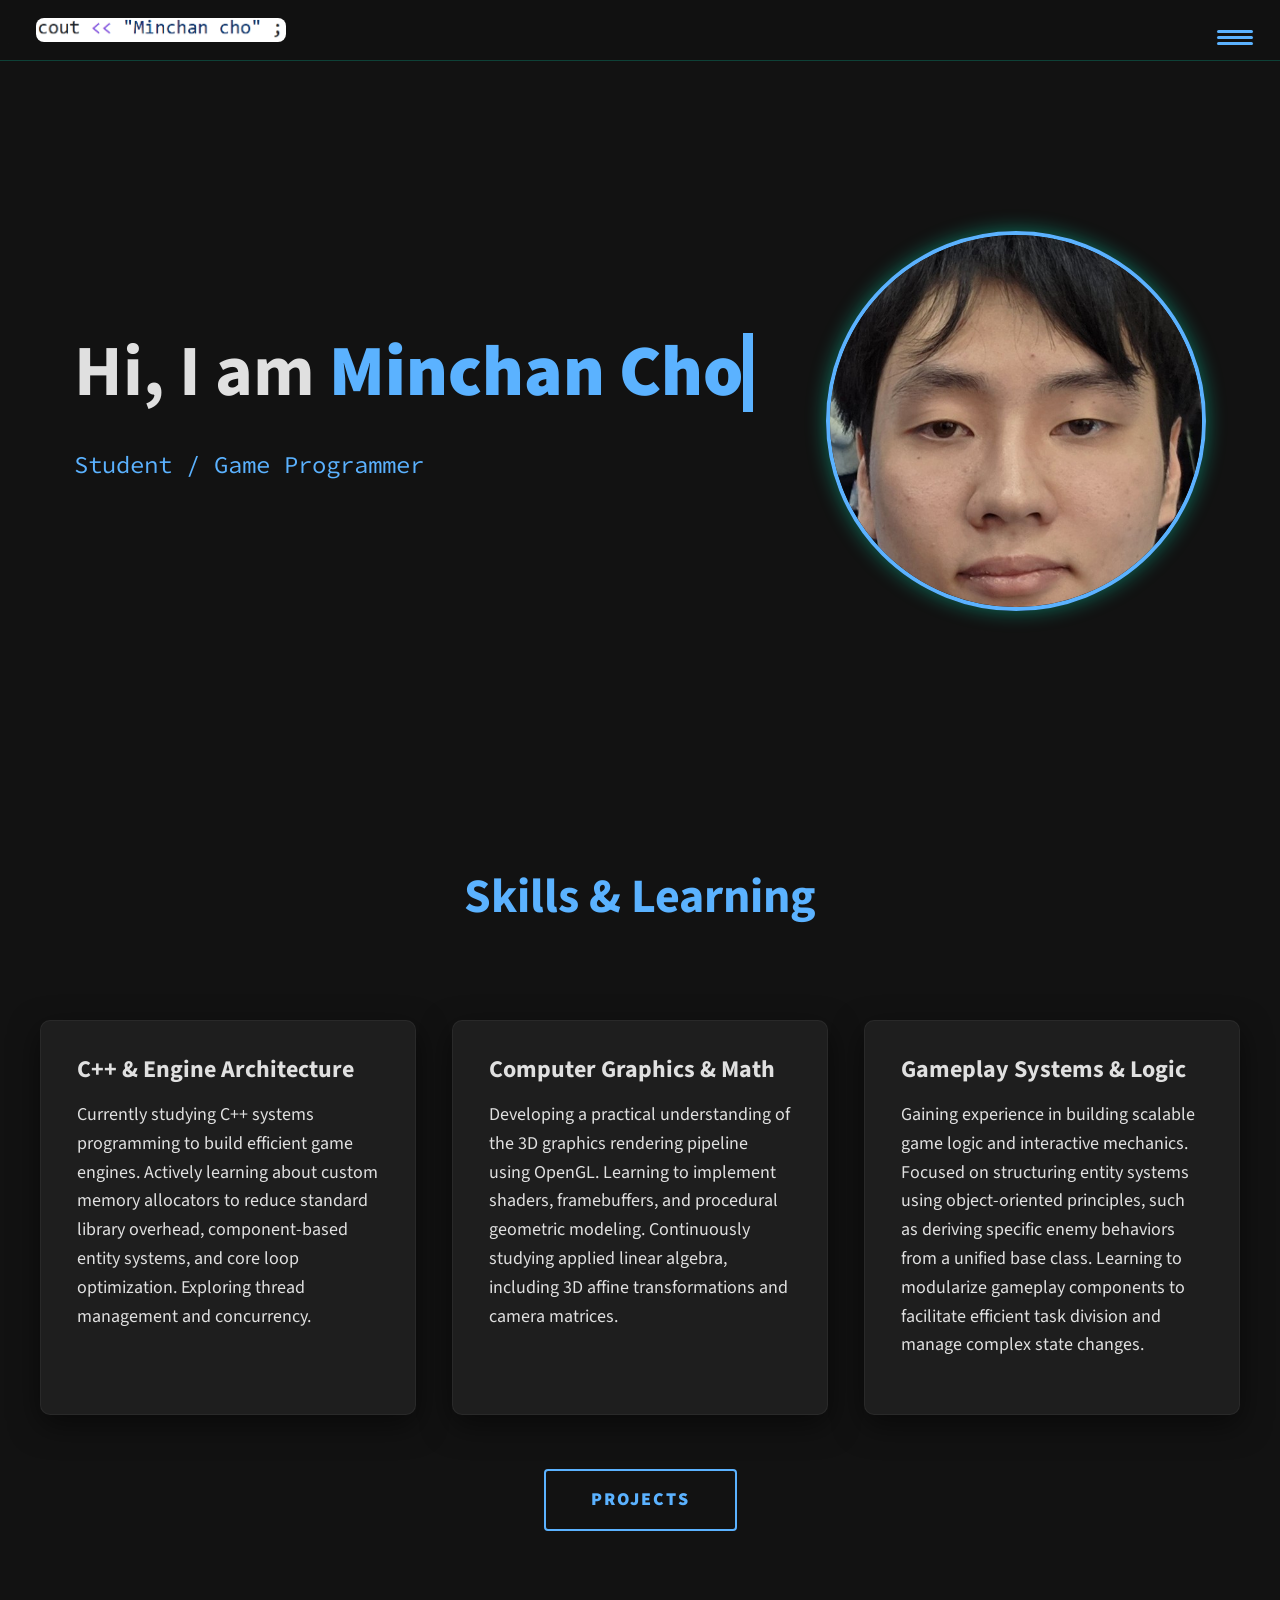
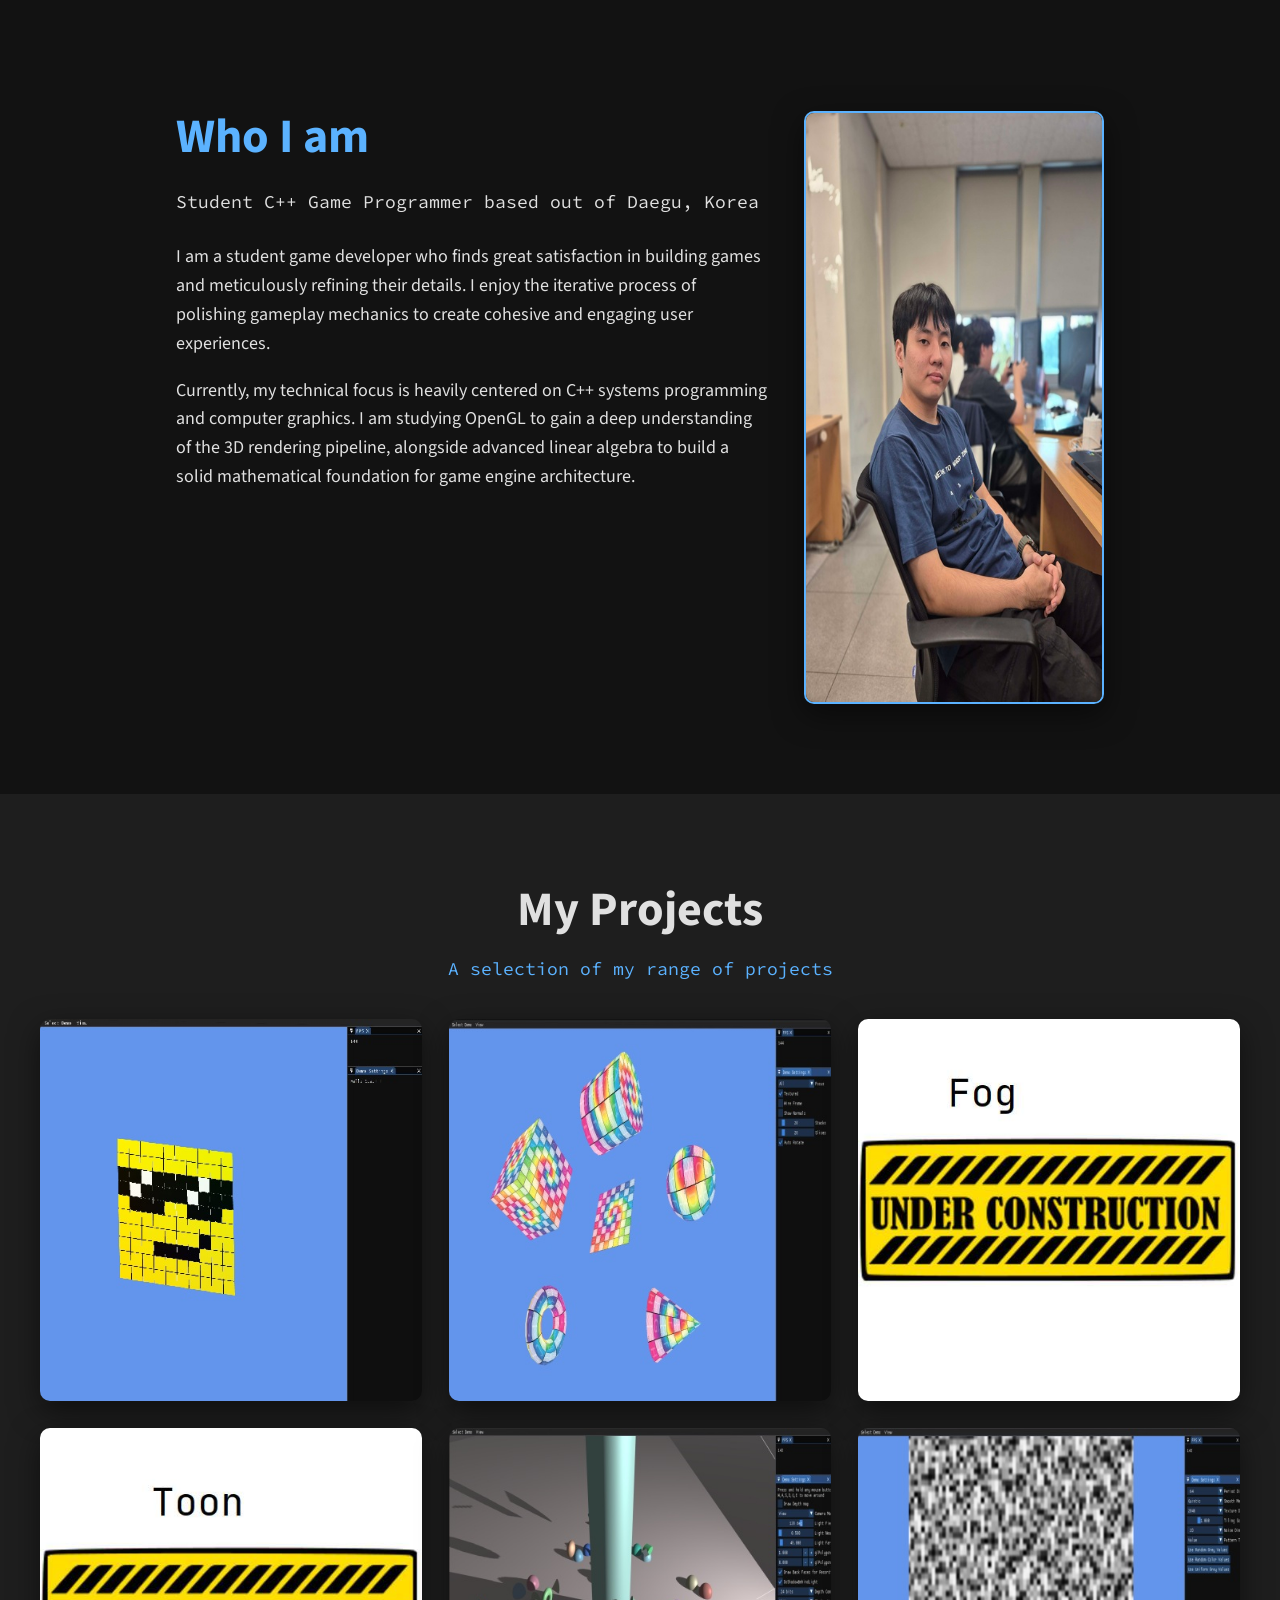
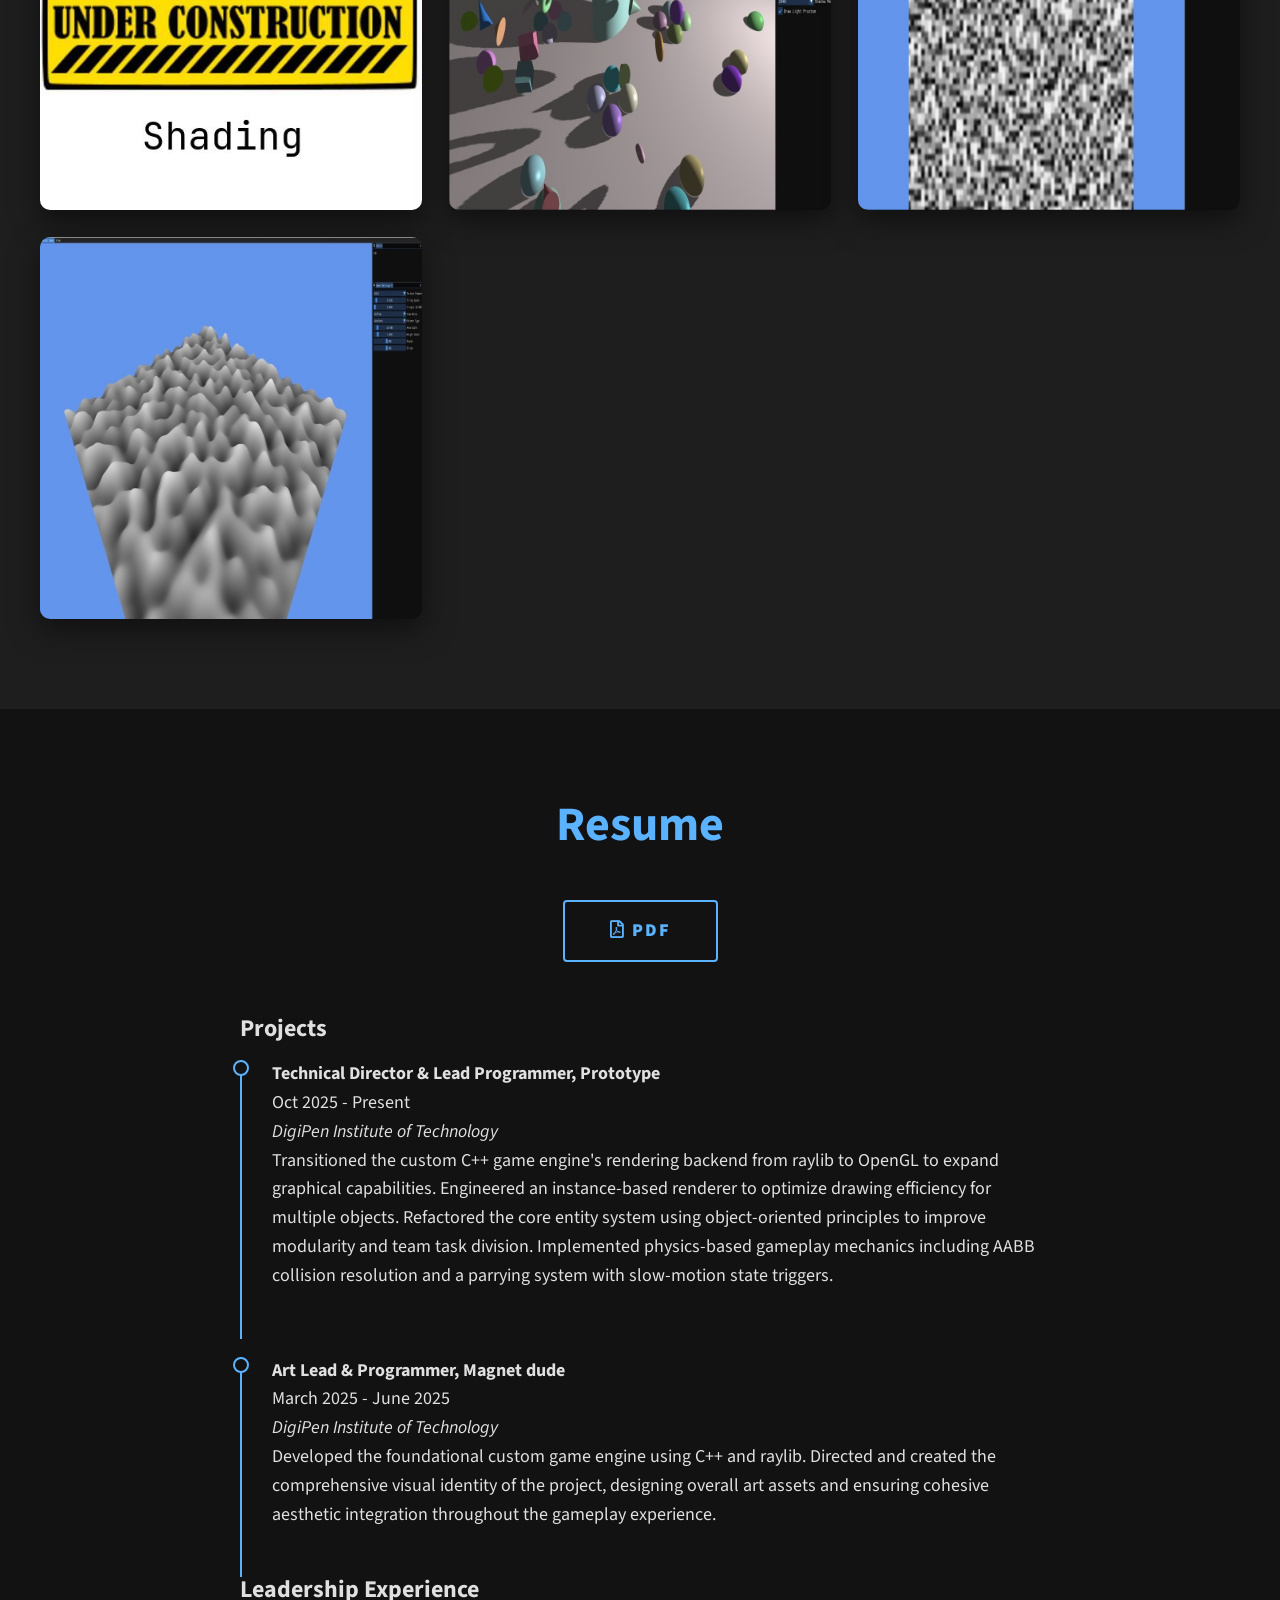
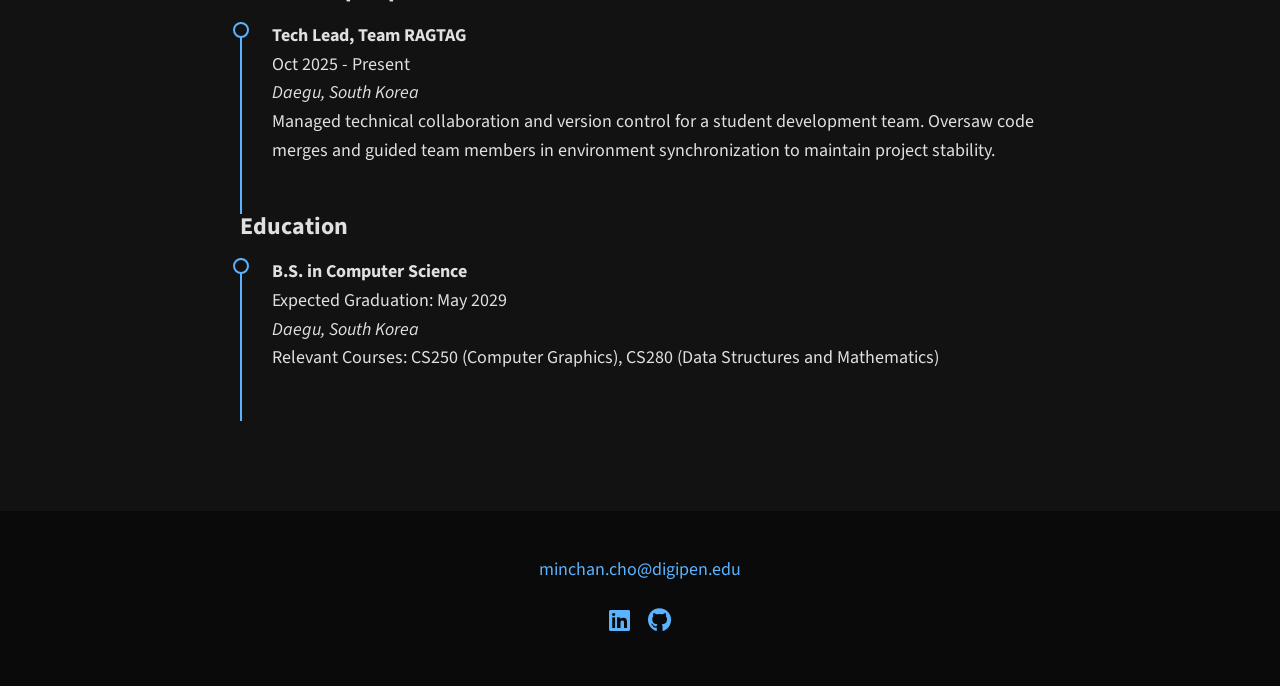
<file: index.html>
<!-- https://youtu.be/_xkSvufmjEs?si=mh-MXT2ZdUasYAYn&t=3416 -->
<!-- adobe.ly/2GAgF93 -->
<!-- https://scrimba.com/build-and-deploy-your-portfolio-c012 -->
<!DOCTYPE html>
<html lang="en">

<head>
    <meta charset="UTF-8">
    <link rel="icon" type="image/svg+xml" href="../img/face.jpg">

    <!-- Help auto scale for desktop & mobile -->
    <meta name="viewport" content="width=device-width, initial-scale=1.0" />
    <title>Minchan Cho Portfolio</title>

    <!-- Normalize the difference across browsers  https://necolas.github.io/normalize.css/ -->
    <link rel="stylesheet" href="external/normalize.css" />

    <link rel="stylesheet" href="https://cdnjs.cloudflare.com/ajax/libs/font-awesome/5.11.2/css/all.css"
        integrity="sha256-46qynGAkLSFpVbEBog43gvNhfrOj+BmwXdxFgVK/Kvc=" crossorigin="anonymous" />

    <!-- https://fonts.google.com/selection/embed -->
    <link rel="preconnect" href="https://fonts.googleapis.com" />
    <link rel="preconnect" href="https://fonts.gstatic.com" crossorigin />
    <link
        href="https://fonts.googleapis.com/css2?family=Source+Code+Pro:ital,wght@0,200..900;1,200..900&family=Source+Sans+3:ital,wght@0,200..900;1,200..900&display=swap"
        rel="stylesheet" />

    <link rel="stylesheet" href="css/style.css" />
</head>
<body>
    <header>
        <div class="logo">
            <!-- alt text can be blank since the logo is purely decorative and putting something like logo isn't actually helpful -->
            <img src="img/cout.jpg" alt="">
        </div>
        <button class="nav-toggle" aria-label="toggle navigation">
            <span class="hamburger"></span>
        </button>
        <nav class="nav">
            <ul class="nav__list">
                <li class="nav__item"><a href="#home" class="nav__link">Home</a></li>
                <li class="nav__item"><a href="#skills" class="nav__link">Skills</a></li>
                <li class="nav__item"><a href="#about" class="nav__link">About Me</a></li>
                <li class="nav__item"><a href="#projects" class="nav__link">Projects</a></li>
                <li class="nav__item"><a href="#resume" class="nav__link">Resume</a></li>
            </ul>
        </nav>
    </header>

    <!-- Introduction -->

    <section class="intro" id="home">
        <div class="intro-content">
            <h1 class="section__title section__title--intro typing-title">
                Hi, I am <strong>Minchan Cho</strong>
            </h1>
            <p class="section__subtitle section__subtitle--intro">Student / Game Programmer</p>
        </div>
        <img src="img/face.jpg" alt="Minchan Cho" class="intro__img" />
    </section>

    <!-- My Services -->
    <section class="my-services reveal" id="skills">
        <h2 class="section__title section__title--services">Skills & Learning</h2>
        <div class="services">
            <div class="service card">
                <h3>C++ & Engine Architecture</h3>
                <p>Currently studying C++ systems programming to build efficient game engines. Actively learning about custom memory allocators to reduce standard library overhead, component-based entity systems, and core loop optimization. Exploring thread management and concurrency.</p>
            </div>
            <div class="service card">
                <h3>Computer Graphics & Math</h3>
                <p>Developing a practical understanding of the 3D graphics rendering pipeline using OpenGL. Learning to implement shaders, framebuffers, and procedural geometric modeling. Continuously studying applied linear algebra, including 3D affine transformations and camera matrices.</p>
            </div>
            <div class="service card">
                <h3>Gameplay Systems & Logic</h3>
                <p>Gaining experience in building scalable game logic and interactive mechanics. Focused on structuring entity systems using object-oriented principles, such as deriving specific enemy behaviors from a unified base class. Learning to modularize gameplay components to facilitate efficient task division and manage complex state changes.</p>
            </div>
        </div>
        <a href="#projects" class="btn">Projects</a>
    </section>
    <!-- About Me -->
    <section class="about-me reveal" id="about">
        <div class="about-me__body">
            <h2 class="section__title section__title--about">Who I am</h2>
            <p class="section__subtitle section__subtitle--about">Student C++ Game Programmer based out of Daegu, Korea</p>
            <p>I am a student game developer who finds great satisfaction in building games and meticulously refining their details. I enjoy the iterative process of polishing gameplay mechanics to create cohesive and engaging user experiences.</p>
            <p>Currently, my technical focus is heavily centered on C++ systems programming and computer graphics. I am studying OpenGL to gain a deep understanding of the 3D rendering pipeline, alongside advanced linear algebra to build a solid mathematical foundation for game engine architecture.</p>
        </div>
        <img src="img/tall.jpg" alt="Minchan Cho" class="about-me__img" />
    </section>
    <!-- My Portfolio -->
    <section class="my-projects reveal" id="projects">
        <h2 class="section__title section__title--projects">My Projects</h2>
        <p class="section__subtitle section__subtitle--projects">A selection of my range of projects</p>
        <div class="portfolio">
            <a href="portfolio/01_hello.html" class="portfolio__item"><img src="img/portfolio_thumbnails/01_hello.jpg" alt="" class="portfolio__img" /></a>
            <a href="portfolio/02_meshes.html" class="portfolio__item"><img src="img/portfolio_thumbnails/02_meshes.jpg" alt="" class="portfolio__img" /></a>
            <a href="portfolio/03_fog.html" class="portfolio__item"><img src="img/portfolio_thumbnails/03_fog.jpg" alt="" class="portfolio__img" /></a>
            <a href="portfolio/04_toon.html" class="portfolio__item"><img src="img/portfolio_thumbnails/04_toon.jpg" alt="" class="portfolio__img" /></a>
            <a href="portfolio/05_shadow.html" class="portfolio__item"><img src="img/portfolio_thumbnails/05_shadow.jpg" alt="" class="portfolio__img" /></a>
            <a href="portfolio/06_value.html" class="portfolio__item"><img src="img/portfolio_thumbnails/06_value.jpg" alt="" class="portfolio__img" /></a>
            <a href="portfolio/07_gradient.html" class="portfolio__item"><img src="img/portfolio_thumbnails/07_gradient.jpg" alt="" class="portfolio__img" /></a>
        </div>
    </section>
    <!-- Resume Section -->
    <section class="my-resume reveal" id="resume">
        <h2 class="section__title section__title--resume">Resume</h2>
        <a target="_blank" href="docs/Resume.pdf" class="btn"><i class="far fa-file-pdf"></i> PDF</a>
        <div class="resume-section">
            <h3>Projects</h3>
            <div class="resume-item">
                <p>
                    <b>Technical Director & Lead Programmer, Prototype</b><br>
                    Oct 2025 - Present<br>
                    <em>DigiPen Institute of Technology</em><br>
                    Transitioned the custom C++ game engine's rendering backend from raylib to OpenGL to expand graphical capabilities. Engineered an instance-based renderer to optimize drawing efficiency for multiple objects. Refactored the core entity system using object-oriented principles to improve modularity and team task division. Implemented physics-based gameplay mechanics including AABB collision resolution and a parrying system with slow-motion state triggers.
                </p>
            </div>
            <div class="resume-item">
                <p>
                    <b>Art Lead & Programmer, Magnet dude</b><br>
                    March 2025 - June 2025<br>
                    <em>DigiPen Institute of Technology</em><br>
                    Developed the foundational custom game engine using C++ and raylib. Directed and created the comprehensive visual identity of the project, designing overall art assets and ensuring cohesive aesthetic integration throughout the gameplay experience.
                </p>
            </div>
            <h3>Leadership Experience</h3>
            <div class="resume-item">
                <p>
                    <b>Tech Lead, Team RAGTAG</b><br>
                    Oct 2025 - Present<br>
                    <em>Daegu, South Korea</em><br>
                    Managed technical collaboration and version control for a student development team. Oversaw code merges and guided team members in environment synchronization to maintain project stability.
                </p>
            </div>
            <h3>Education</h3>
            <div class="resume-item">
                <p>
                    <b>B.S. in Computer Science</b><br>
                    Expected Graduation: May 2029<br>
                    <em>Daegu, South Korea</em><br>
                    Relevant Courses: CS250 (Computer Graphics), CS280 (Data Structures and Mathematics)
                </p>
            </div>
        </div>
    </section>
    <footer class="footer">
        <a href="mailto:minchan.cho@digipen.edu" class="footer__link">minchan.cho@digipen.edu</a>
        <ul class="social-list">
            <li class="social-list__item"><a class="social-list__link" href="https://www.linkedin.com/in/minchan-cho-510542408/"><i class="fab fa-linkedin"></i></a></li>
            <li class="social-list__item"><a class="social-list__link" href="https://github.com/Melopi"><i class="fab fa-github"></i></a></li>
            </ul>
    </footer>

    <script src="js/index.js"></script>
</body>
</html>
</file>
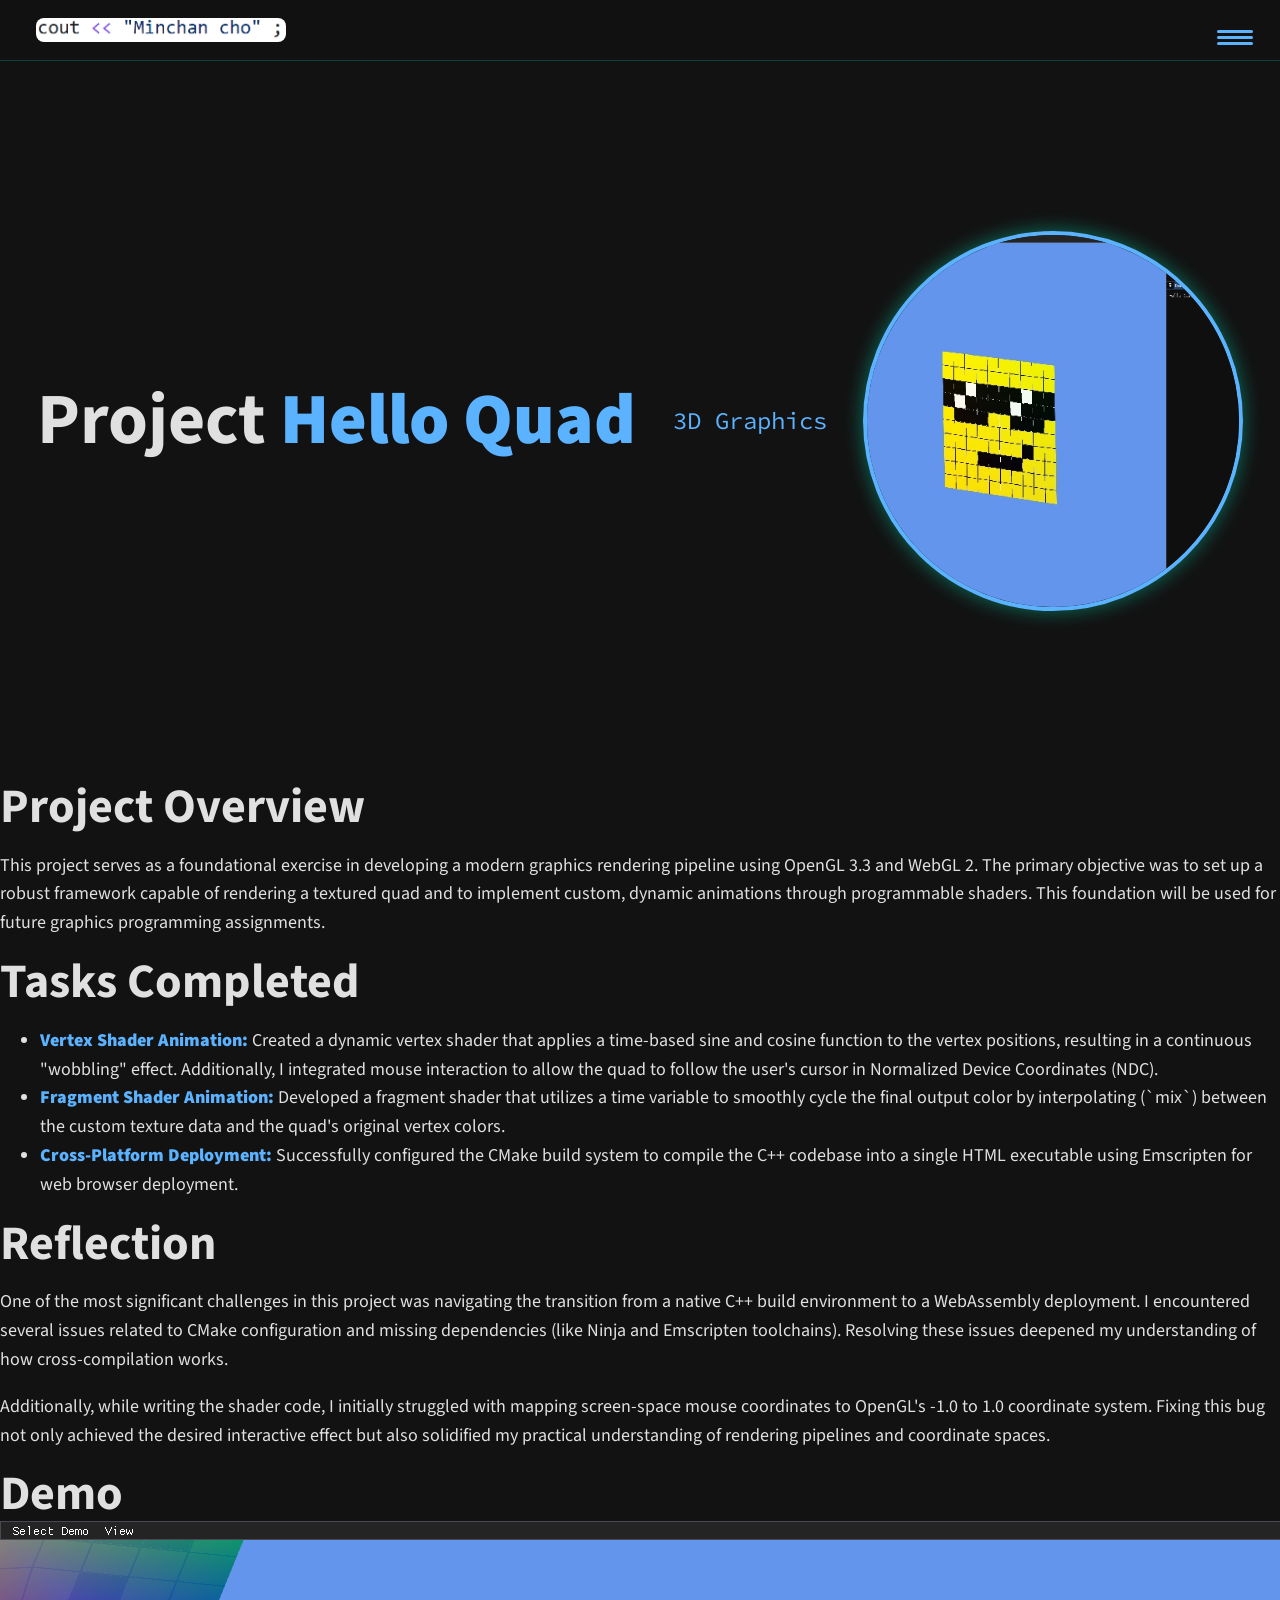
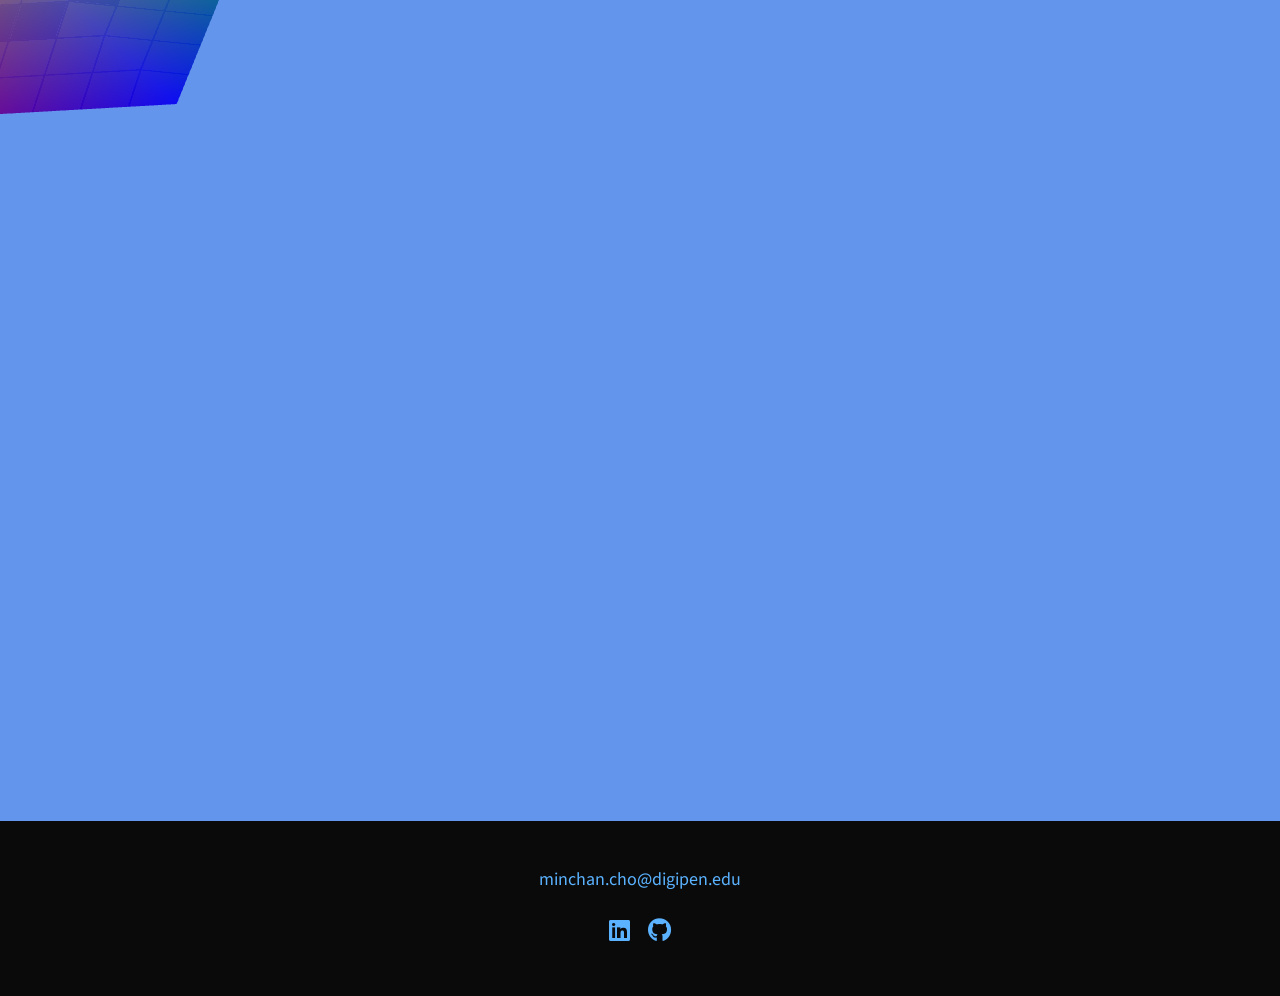
<file: portfolio/01_hello.html>
<!-- https://youtu.be/_xkSvufmjEs?si=mh-MXT2ZdUasYAYn&t=3416 -->
<!-- adobe.ly/2GAgF93 -->
<!-- https://scrimba.com/build-and-deploy-your-portfolio-c012 -->
<!DOCTYPE html>
<html lang="en">

<head>
    <meta charset="UTF-8">
    <link rel="icon" type="image/svg+xml" href="../img/face.jpg">

    <!-- Help auto scale for desktop & mobile -->
    <meta name="viewport" content="width=device-width, initial-scale=1.0">
    <title>Minchan Cho Portfolio - Hello Quad</title>

    <!-- Normalize the difference across browsers  https://necolas.github.io/normalize.css/ -->
    <link rel="stylesheet" href="../external/normalize.css">

    <link rel="stylesheet" href="https://cdnjs.cloudflare.com/ajax/libs/font-awesome/5.11.2/css/all.css"
        integrity="sha256-46qynGAkLSFpVbEBog43gvNhfrOj+BmwXdxFgVK/Kvc=" crossorigin="anonymous" />

    <!-- https://fonts.google.com/selection/embed -->
    <link rel="preconnect" href="https://fonts.googleapis.com">
    <link rel="preconnect" href="https://fonts.gstatic.com" crossorigin>
    <link
        href="https://fonts.googleapis.com/css2?family=Source+Code+Pro:ital,wght@0,200..900;1,200..900&family=Source+Sans+3:ital,wght@0,200..900;1,200..900&display=swap"
        rel="stylesheet">

    <link rel="stylesheet" href="../css/style.css">
</head>

<body>
    <header>
        <div class="logo">
            <!-- alt text can be blank since the logo is purely decorative and putting something like logo isn't actually helpful -->
            <img src="../img/cout.jpg" alt="">
        </div>
        <button class="nav-toggle" aria-label="toggle navigation">
            <span class="hamburger"></span>
        </button>
        <nav class="nav">
            <ul class="nav__list">
                <li class="nav__item">
                    <a href="../index.html" class="nav__link">Home</a>
                </li>
                <li class="nav__item">
                    <a href="../index.html#skills" class="nav__link">Skills</a>
                </li>
                <li class="nav__item">
                    <a href="../index.html#about" class="nav__link">About Me</a>
                </li>
                <li class="nav__item">
                    <a href="../index.html#projects" class="nav__link">Projects</a>
                </li>
                <li class="nav__item">
                    <a href="../index.html#resume" class="nav__link">Resume</a>
                </li>
            </ul>
        </nav>
    </header>

    <!-- Introduction -->
    <section class="intro">
        <h1 class="section__title section__title--intro">
            Project <strong>Hello Quad</strong>
        </h1>
        <p class="section__subtitle section__subtitle--intro">3D Graphics</p>
        <img src="../img/portfolio_thumbnails/01_hello.jpg" alt="a picture of this portfolio item" class="intro__img">
    </section>

    <div class="portfolio-item-individual">
        <h2>Project Overview</h2>
        <p>This project serves as a foundational exercise in developing a modern graphics rendering pipeline using OpenGL 3.3 and WebGL 2. The primary objective was to set up a robust framework capable of rendering a textured quad and to implement custom, dynamic animations through programmable shaders. This foundation will be used for future graphics programming assignments.</p>

        <h2>Tasks Completed</h2>
        <ul>
            <li><strong>Vertex Shader Animation:</strong> Created a dynamic vertex shader that applies a time-based sine and cosine function to the vertex positions, resulting in a continuous "wobbling" effect. Additionally, I integrated mouse interaction to allow the quad to follow the user's cursor in Normalized Device Coordinates (NDC).</li>
            <li><strong>Fragment Shader Animation:</strong> Developed a fragment shader that utilizes a time variable to smoothly cycle the final output color by interpolating (`mix`) between the custom texture data and the quad's original vertex colors.</li>
            <li><strong>Cross-Platform Deployment:</strong> Successfully configured the CMake build system to compile the C++ codebase into a single HTML executable using Emscripten for web browser deployment.</li>
        </ul>

        <h2>Reflection</h2>
        <p>One of the most significant challenges in this project was navigating the transition from a native C++ build environment to a WebAssembly deployment. I encountered several issues related to CMake configuration and missing dependencies (like Ninja and Emscripten toolchains). Resolving these issues deepened my understanding of how cross-compilation works.</p>
        <p>Additionally, while writing the shader code, I initially struggled with mapping screen-space mouse coordinates to OpenGL's -1.0 to 1.0 coordinate system. Fixing this bug not only achieved the desired interactive effect but also solidified my practical understanding of rendering pipelines and coordinate spaces.</p>
    </div>

    <div class="portfolio-item-individual">
        <h2>Demo</h2>
        <iframe id="demo" src="../webgl/D01HelloQuad/graphics_fun.html" style="width: 1500px; height: 900px; border: none; display: block; margin: 0 auto;"></iframe>
    </div>


    <!-- Footer -->
    <footer class="footer">
        <a href="mailto:minchan.cho@digipen.edu" class="footer__link">minchan.cho@digipen.edu</a>
        <ul class="social-list">
            <li class="social-list__item">
                <a class="social-list__link" href="https://www.linkedin.com/in/minchan-cho-510542408/">
                    <i class="fab fa-linkedin"></i>
                </a>
            </li>
            <li class="social-list__item">
                <a class="social-list__link" href="https://github.com/Melopi">
                    <i class="fab fa-github"></i>
                </a>
            </li>
            <!-- Want to list more? search : https://fontawesome.com/v5/search?ic=brands -->
        </ul>
    </footer>

    <script src="../js/index.js"></script>

</body>

</html>
</file>
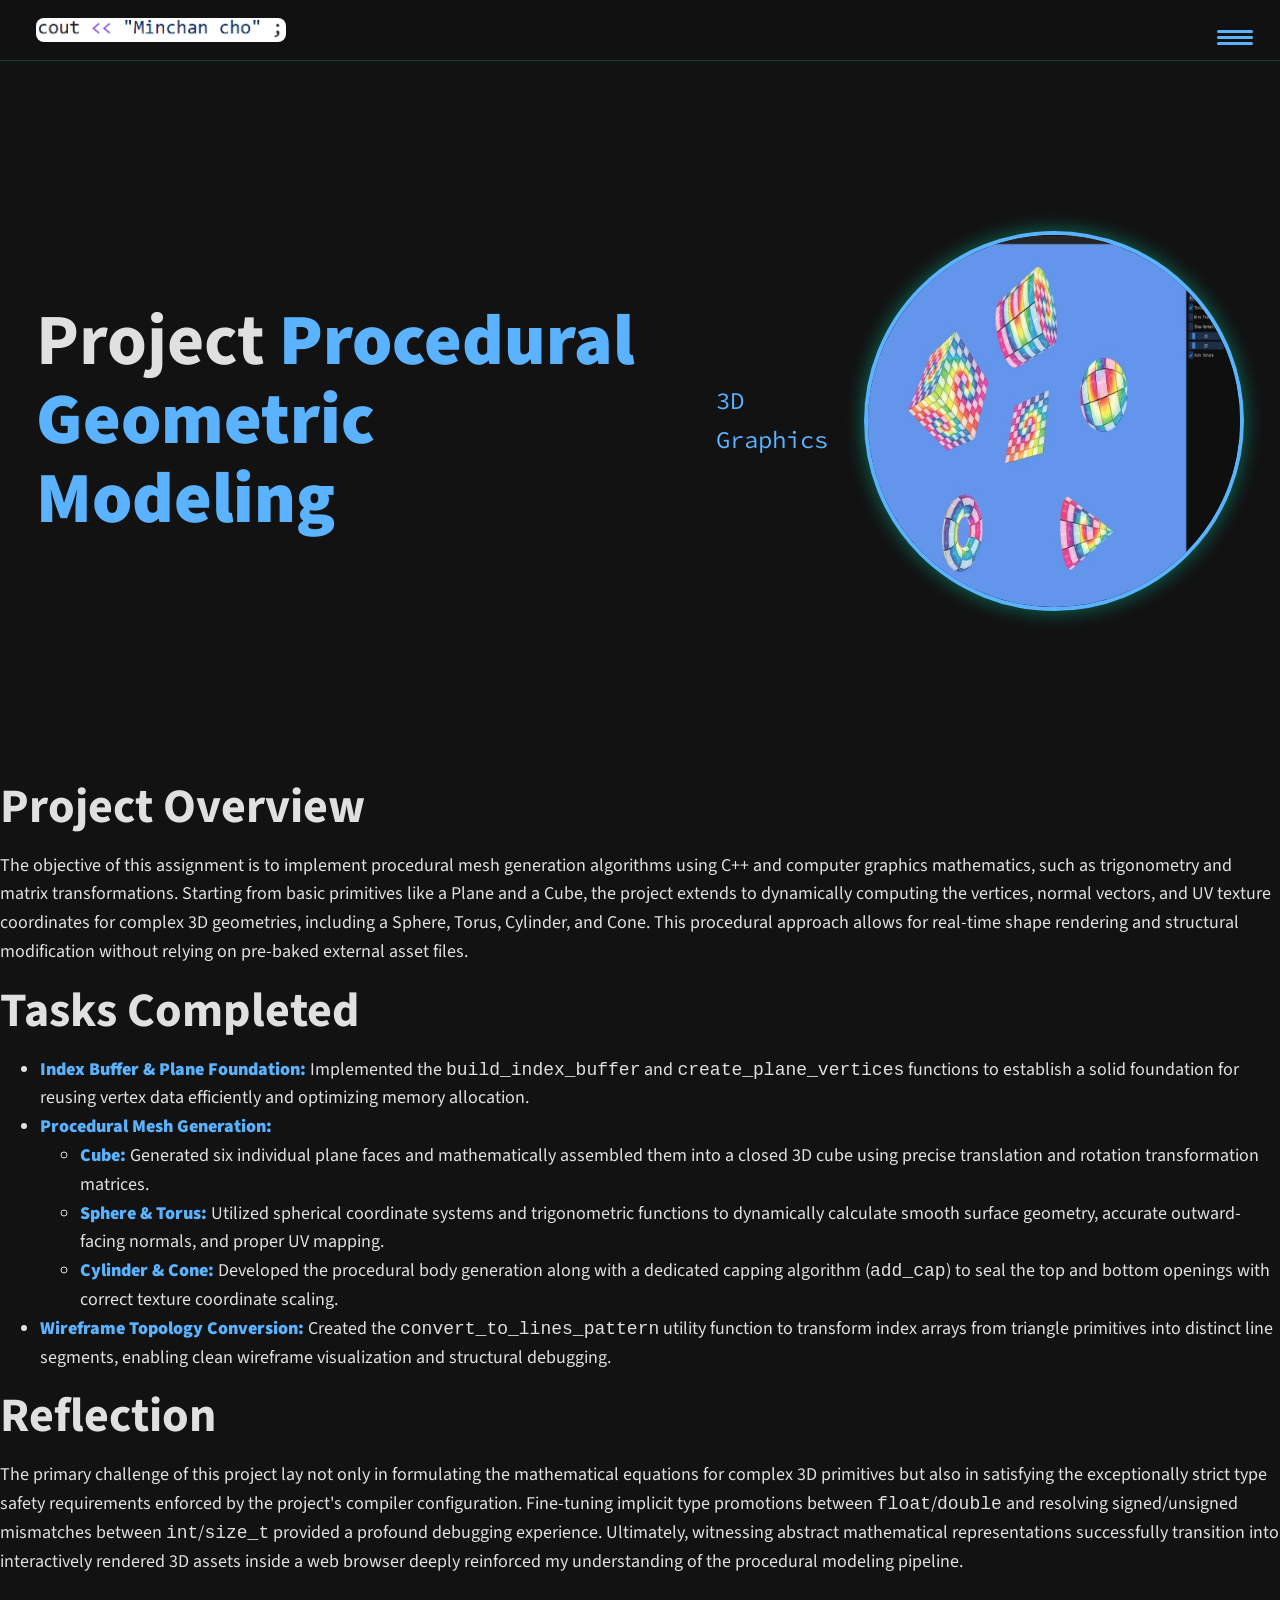
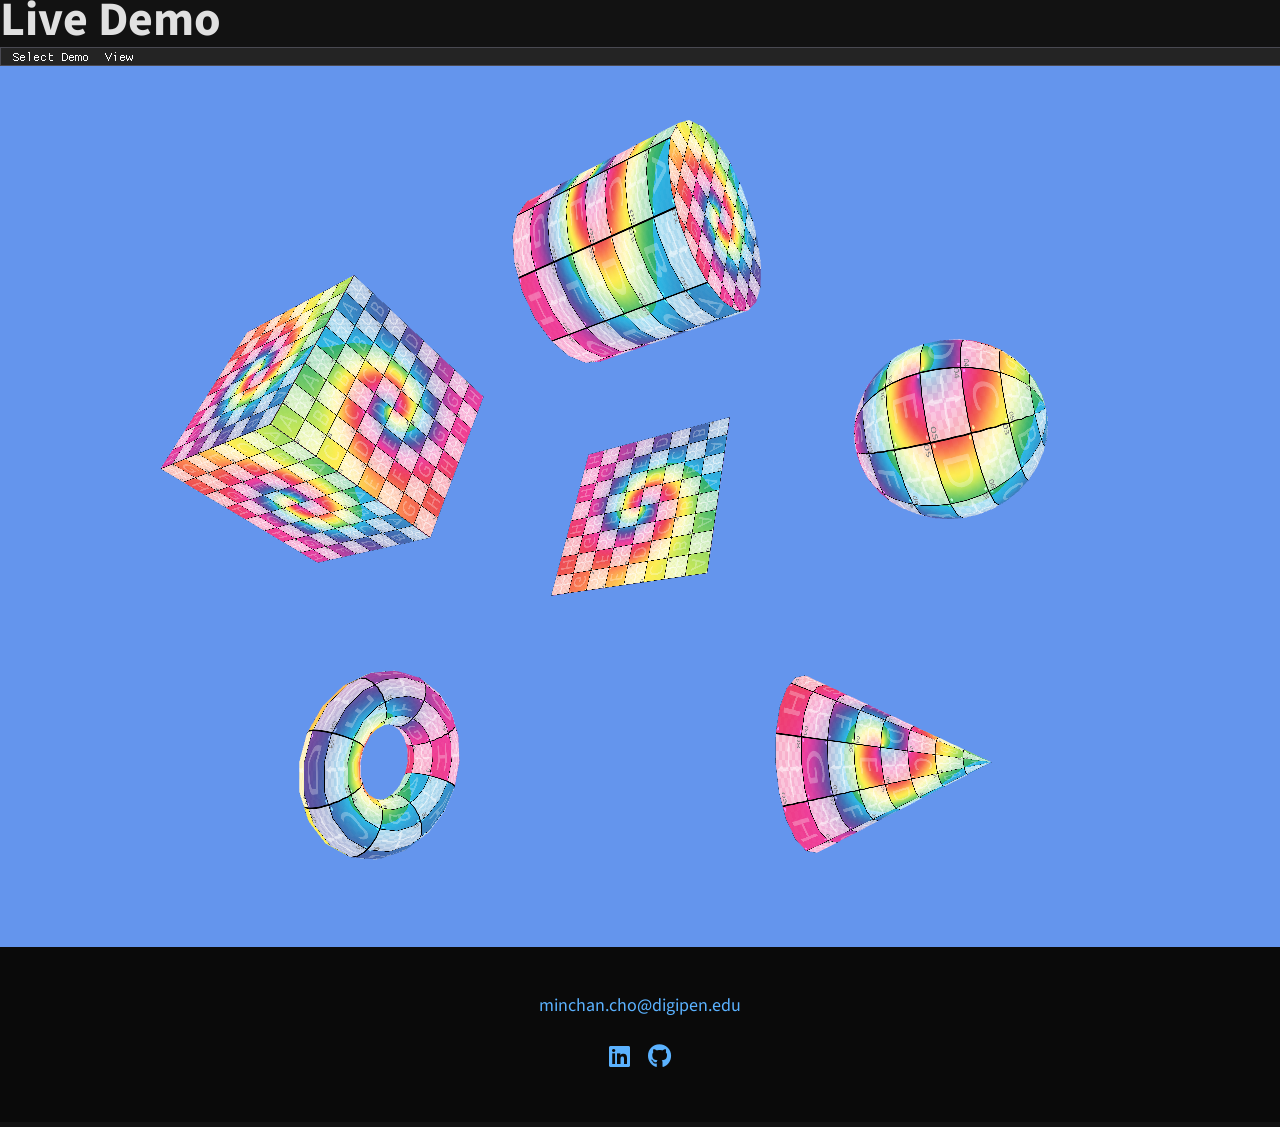
<file: portfolio/02_meshes.html>
<!-- https://youtu.be/_xkSvufmjEs?si=mh-MXT2ZdUasYAYn&t=3416 -->
<!-- adobe.ly/2GAgF93 -->
<!-- https://scrimba.com/build-and-deploy-your-portfolio-c012 -->
<!DOCTYPE html>
<html lang="en">

<head>
    <meta charset="UTF-8">
    <link rel="icon" type="image/svg+xml" href="../img/face.jpg">

    <!-- Help auto scale for desktop & mobile -->
    <meta name="viewport" content="width=device-width, initial-scale=1.0">

    <title>Minchan Cho Portfolio - Procedural Geometric Modeling</title>

    <!-- Normalize the difference across browsers  https://necolas.github.io/normalize.css/ -->
    <link rel="stylesheet" href="../external/normalize.css">

    <link rel="stylesheet" href="https://cdnjs.cloudflare.com/ajax/libs/font-awesome/5.11.2/css/all.css"
        integrity="sha256-46qynGAkLSFpVbEBog43gvNhfrOj+BmwXdxFgVK/Kvc=" crossorigin="anonymous" />

    <!-- https://fonts.google.com/selection/embed -->
    <link rel="preconnect" href="https://fonts.googleapis.com">
    <link rel="preconnect" href="https://fonts.gstatic.com" crossorigin>
    <link
        href="https://fonts.googleapis.com/css2?family=Source+Code+Pro:ital,wght@0,200..900;1,200..900&family=Source+Sans+3:ital,wght@0,200..900;1,200..900&display=swap"
        rel="stylesheet">

    <link rel="stylesheet" href="../css/style.css">
</head>

<body>
    <header>
        <div class="logo">
            <!-- alt text can be blank since the logo is purely decorative and putting something like logo isn't actually helpful -->
            <img src="../img/cout.jpg" alt="">
        </div>
        <button class="nav-toggle" aria-label="toggle navigation">
            <span class="hamburger"></span>
        </button>
        <nav class="nav">
            <ul class="nav__list">
                <li class="nav__item">
                    <a href="../index.html" class="nav__link">Home</a>
                </li>
                <li class="nav__item">
                    <a href="../index.html#skills" class="nav__link">Skills</a>
                </li>
                <li class="nav__item">
                    <a href="../index.html#about" class="nav__link">About Me</a>
                </li>
                <li class="nav__item">
                    <a href="../index.html#projects" class="nav__link">Projects</a>
                </li>
                <li class="nav__item">
                    <a href="../index.html#resume" class="nav__link">Resume</a>
                </li>
            </ul>
        </nav>
    </header>

    <!-- Introduction -->
    <section class="intro">
        <h1 class="section__title section__title--intro">
            Project <strong>Procedural Geometric Modeling</strong>
        </h1>
        <p class="section__subtitle section__subtitle--intro">3D Graphics</p>
        <img src="../img/portfolio_thumbnails/02_meshes.jpg" alt="a picture of this portfolio item" class="intro__img">
    </section>

    <div class="portfolio-item-individual">
        <h2>Project Overview</h2>
        <p>
            The objective of this assignment is to implement procedural mesh generation algorithms using C++ and computer graphics mathematics, such as trigonometry and matrix transformations. Starting from basic primitives like a Plane and a Cube, the project extends to dynamically computing the vertices, normal vectors, and UV texture coordinates for complex 3D geometries, including a Sphere, Torus, Cylinder, and Cone. This procedural approach allows for real-time shape rendering and structural modification without relying on pre-baked external asset files.
        </p>

        <h2>Tasks Completed</h2>
        <ul>
            <li><strong>Index Buffer & Plane Foundation:</strong> Implemented the <code>build_index_buffer</code> and <code>create_plane_vertices</code> functions to establish a solid foundation for reusing vertex data efficiently and optimizing memory allocation.</li>
            <li><strong>Procedural Mesh Generation:</strong>
                <ul>
                    <li><strong>Cube:</strong> Generated six individual plane faces and mathematically assembled them into a closed 3D cube using precise translation and rotation transformation matrices.</li>
                    <li><strong>Sphere & Torus:</strong> Utilized spherical coordinate systems and trigonometric functions to dynamically calculate smooth surface geometry, accurate outward-facing normals, and proper UV mapping.</li>
                    <li><strong>Cylinder & Cone:</strong> Developed the procedural body generation along with a dedicated capping algorithm (<code>add_cap</code>) to seal the top and bottom openings with correct texture coordinate scaling.</li>
                </ul>
            </li>
            <li><strong>Wireframe Topology Conversion:</strong> Created the <code>convert_to_lines_pattern</code> utility function to transform index arrays from triangle primitives into distinct line segments, enabling clean wireframe visualization and structural debugging.</li>
        </ul>

        <h2>Reflection</h2>
        <p>
            The primary challenge of this project lay not only in formulating the mathematical equations for complex 3D primitives but also in satisfying the exceptionally strict type safety requirements enforced by the project's compiler configuration. Fine-tuning implicit type promotions between <code>float</code>/<code>double</code> and resolving signed/unsigned mismatches between <code>int</code>/<code>size_t</code> provided a profound debugging experience. Ultimately, witnessing abstract mathematical representations successfully transition into interactively rendered 3D assets inside a web browser deeply reinforced my understanding of the procedural modeling pipeline.
        </p>
    </div>

    <div class="portfolio-item-individual">
        <h2>Live Demo</h2>
        <iframe id="demo" src="../webgl/D02ProceduralMeshes/graphics_fun.html?start=meshes" style="width: 1500px; height: 900px; border: none; display: block; margin: 0 auto;"></iframe>
    </div>

    <!-- Footer -->
    <footer class="footer">
        <a href="mailto:minchan.cho@digipen.edu" class="footer__link">minchan.cho@digipen.edu</a>
        <ul class="social-list">
            <li class="social-list__item">
                <a class="social-list__link" href="https://www.linkedin.com/in/minchan-cho-510542408/">
                    <i class="fab fa-linkedin"></i>
                </a>
            </li>
            <li class="social-list__item">
                <a class="social-list__link" href="https://github.com/Melopi">
                    <i class="fab fa-github"></i>
                </a>
            </li>
            <!-- Want to list more? search : https://fontawesome.com/v5/search?ic=brands -->
        </ul>
    </footer>

    <script src="../js/index.js"></script>

</body>

</html>
</file>
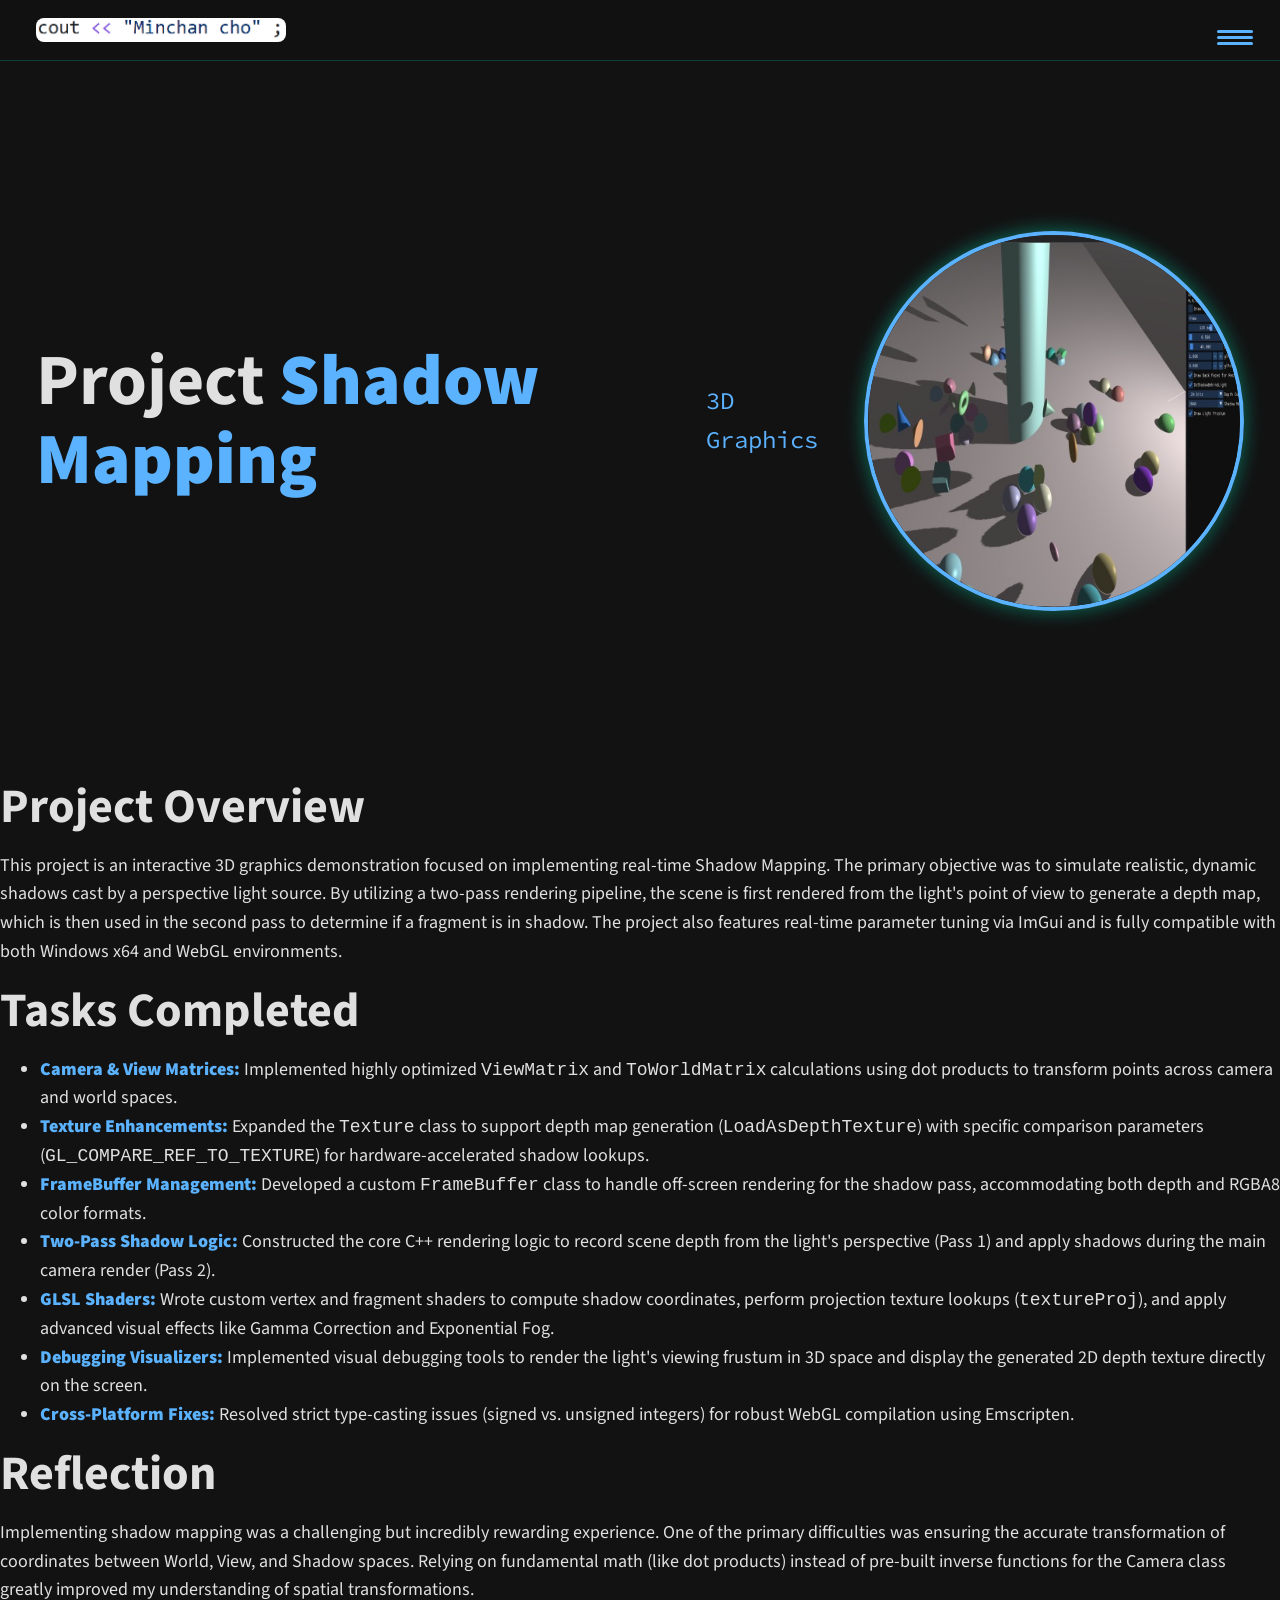
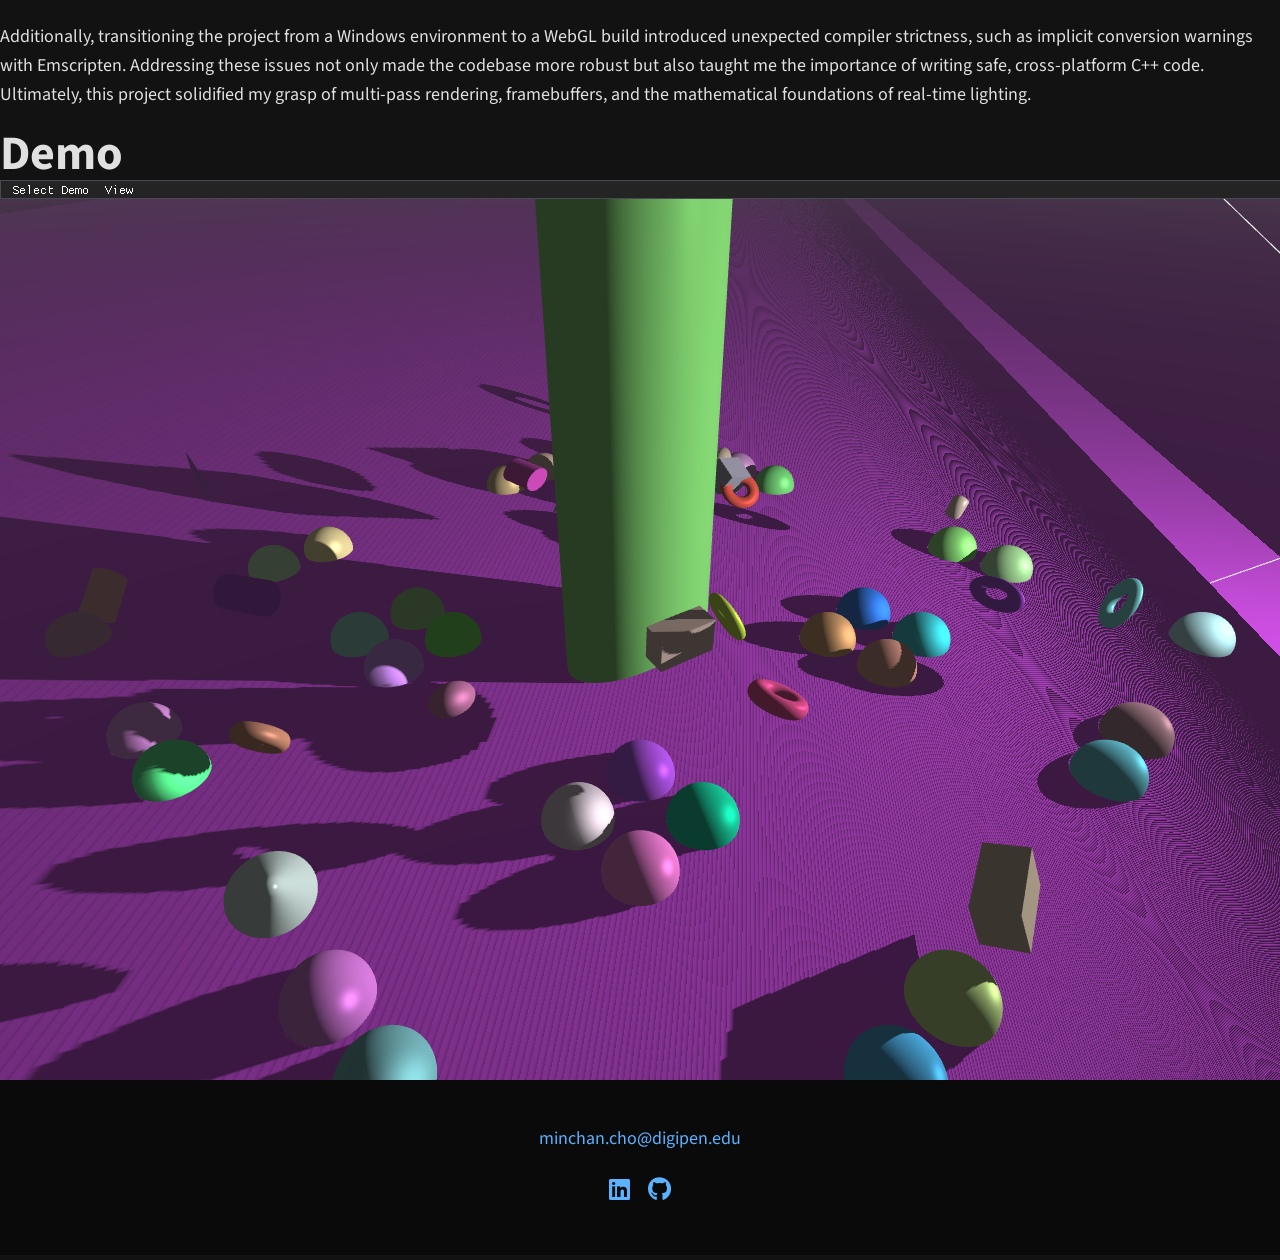
<file: portfolio/05_shadow.html>
<!-- https://youtu.be/_xkSvufmjEs?si=mh-MXT2ZdUasYAYn&t=3416 -->
<!-- adobe.ly/2GAgF93 -->
<!-- https://scrimba.com/build-and-deploy-your-portfolio-c012 -->
<!DOCTYPE html>
<html lang="en">

<head>
    <meta charset="UTF-8">
    <link rel="icon" type="image/svg+xml" href="../img/face.jpg">

    <!-- Help auto scale for desktop & mobile -->
    <meta name="viewport" content="width=device-width, initial-scale=1.0">
    <title>Minchan Cho Portfolio - Shadow MappingAssignment </title>

    <!-- Normalize the difference across browsers  https://necolas.github.io/normalize.css/ -->
    <link rel="stylesheet" href="../external/normalize.css">

    <link rel="stylesheet" href="https://cdnjs.cloudflare.com/ajax/libs/font-awesome/5.11.2/css/all.css"
        integrity="sha256-46qynGAkLSFpVbEBog43gvNhfrOj+BmwXdxFgVK/Kvc=" crossorigin="anonymous" />

    <!-- https://fonts.google.com/selection/embed -->
    <link rel="preconnect" href="https://fonts.googleapis.com">
    <link rel="preconnect" href="https://fonts.gstatic.com" crossorigin>
    <link
        href="https://fonts.googleapis.com/css2?family=Source+Code+Pro:ital,wght@0,200..900;1,200..900&family=Source+Sans+3:ital,wght@0,200..900;1,200..900&display=swap"
        rel="stylesheet">

    <link rel="stylesheet" href="../css/style.css">
</head>

<body>
    <header>
        <div class="logo">
            <!-- alt text can be blank since the logo is purely decorative and putting something like logo isn't actually helpful -->
            <img src="../img/cout.jpg" alt="">
        </div>
        <button class="nav-toggle" aria-label="toggle navigation">
            <span class="hamburger"></span>
        </button>
        <nav class="nav">
            <ul class="nav__list">
                <li class="nav__item">
                    <a href="../index.html" class="nav__link">Home</a>
                </li>
                <li class="nav__item">
                    <a href="../index.html#skills" class="nav__link">Skills</a>
                </li>
                <li class="nav__item">
                    <a href="../index.html#about" class="nav__link">About Me</a>
                </li>
                <li class="nav__item">
                    <a href="../index.html#projects" class="nav__link">Projects</a>
                </li>
                <li class="nav__item">
                    <a href="../index.html#resume" class="nav__link">Resume</a>
                </li>
            </ul>
        </nav>
    </header>

    <!-- Introduction -->
    <section class="intro">
        <h1 class="section__title section__title--intro">
            Project <strong>Shadow Mapping</strong>
        </h1>
        <p class="section__subtitle section__subtitle--intro">3D Graphics</p>
        <img src="../img/portfolio_thumbnails/05_shadow.jpg" alt="a picture of this portfolio item" class="intro__img">
    </section>

    <div class="portfolio-item-individual">
        <h2>Project Overview</h2>
        <p>This project is an interactive 3D graphics demonstration focused on implementing real-time Shadow Mapping. The primary objective was to simulate realistic, dynamic shadows cast by a perspective light source. By utilizing a two-pass rendering pipeline, the scene is first rendered from the light's point of view to generate a depth map, which is then used in the second pass to determine if a fragment is in shadow. The project also features real-time parameter tuning via ImGui and is fully compatible with both Windows x64 and WebGL environments.</p>

        <h2>Tasks Completed</h2>
        <ul>
            <li><strong>Camera & View Matrices:</strong> Implemented highly optimized <code>ViewMatrix</code> and <code>ToWorldMatrix</code> calculations using dot products to transform points across camera and world spaces.</li>
            <li><strong>Texture Enhancements:</strong> Expanded the <code>Texture</code> class to support depth map generation (<code>LoadAsDepthTexture</code>) with specific comparison parameters (<code>GL_COMPARE_REF_TO_TEXTURE</code>) for hardware-accelerated shadow lookups.</li>
            <li><strong>FrameBuffer Management:</strong> Developed a custom <code>FrameBuffer</code> class to handle off-screen rendering for the shadow pass, accommodating both depth and RGBA8 color formats.</li>
            <li><strong>Two-Pass Shadow Logic:</strong> Constructed the core C++ rendering logic to record scene depth from the light's perspective (Pass 1) and apply shadows during the main camera render (Pass 2).</li>
            <li><strong>GLSL Shaders:</strong> Wrote custom vertex and fragment shaders to compute shadow coordinates, perform projection texture lookups (<code>textureProj</code>), and apply advanced visual effects like Gamma Correction and Exponential Fog.</li>
            <li><strong>Debugging Visualizers:</strong> Implemented visual debugging tools to render the light's viewing frustum in 3D space and display the generated 2D depth texture directly on the screen.</li>
            <li><strong>Cross-Platform Fixes:</strong> Resolved strict type-casting issues (signed vs. unsigned integers) for robust WebGL compilation using Emscripten.</li>
        </ul>

        <h2>Reflection</h2>
        <p>Implementing shadow mapping was a challenging but incredibly rewarding experience. One of the primary difficulties was ensuring the accurate transformation of coordinates between World, View, and Shadow spaces. Relying on fundamental math (like dot products) instead of pre-built inverse functions for the Camera class greatly improved my understanding of spatial transformations.</p>
        
        <p>Additionally, transitioning the project from a Windows environment to a WebGL build introduced unexpected compiler strictness, such as implicit conversion warnings with Emscripten. Addressing these issues not only made the codebase more robust but also taught me the importance of writing safe, cross-platform C++ code. Ultimately, this project solidified my grasp of multi-pass rendering, framebuffers, and the mathematical foundations of real-time lighting.</p>
    </div>

    <div class="portfolio-item-individual">
        <h2>Demo</h2>
        <iframe id="demo" src="../webgl/D05ShadowMapping/graphics_fun.html?start=shadow" style="width: 1500px; height: 900px; border: none; display: block; margin: 0 auto;"></iframe>
    </div>

    <!-- Footer -->
    <footer class="footer">
        <a href="mailto:minchan.cho@digipen.edu" class="footer__link">minchan.cho@digipen.edu</a>
        <ul class="social-list">
            <li class="social-list__item">
                <a class="social-list__link" href="https://www.linkedin.com/in/minchan-cho-510542408/">
                    <i class="fab fa-linkedin"></i>
                </a>
            </li>
            <li class="social-list__item">
                <a class="social-list__link" href="https://github.com/Melopi">
                    <i class="fab fa-github"></i>
                </a>
            </li>
            <!-- Want to list more? search : https://fontawesome.com/v5/search?ic=brands -->
        </ul>
    </footer>

    <script src="../js/index.js"></script>

</body>

</html>
</file>
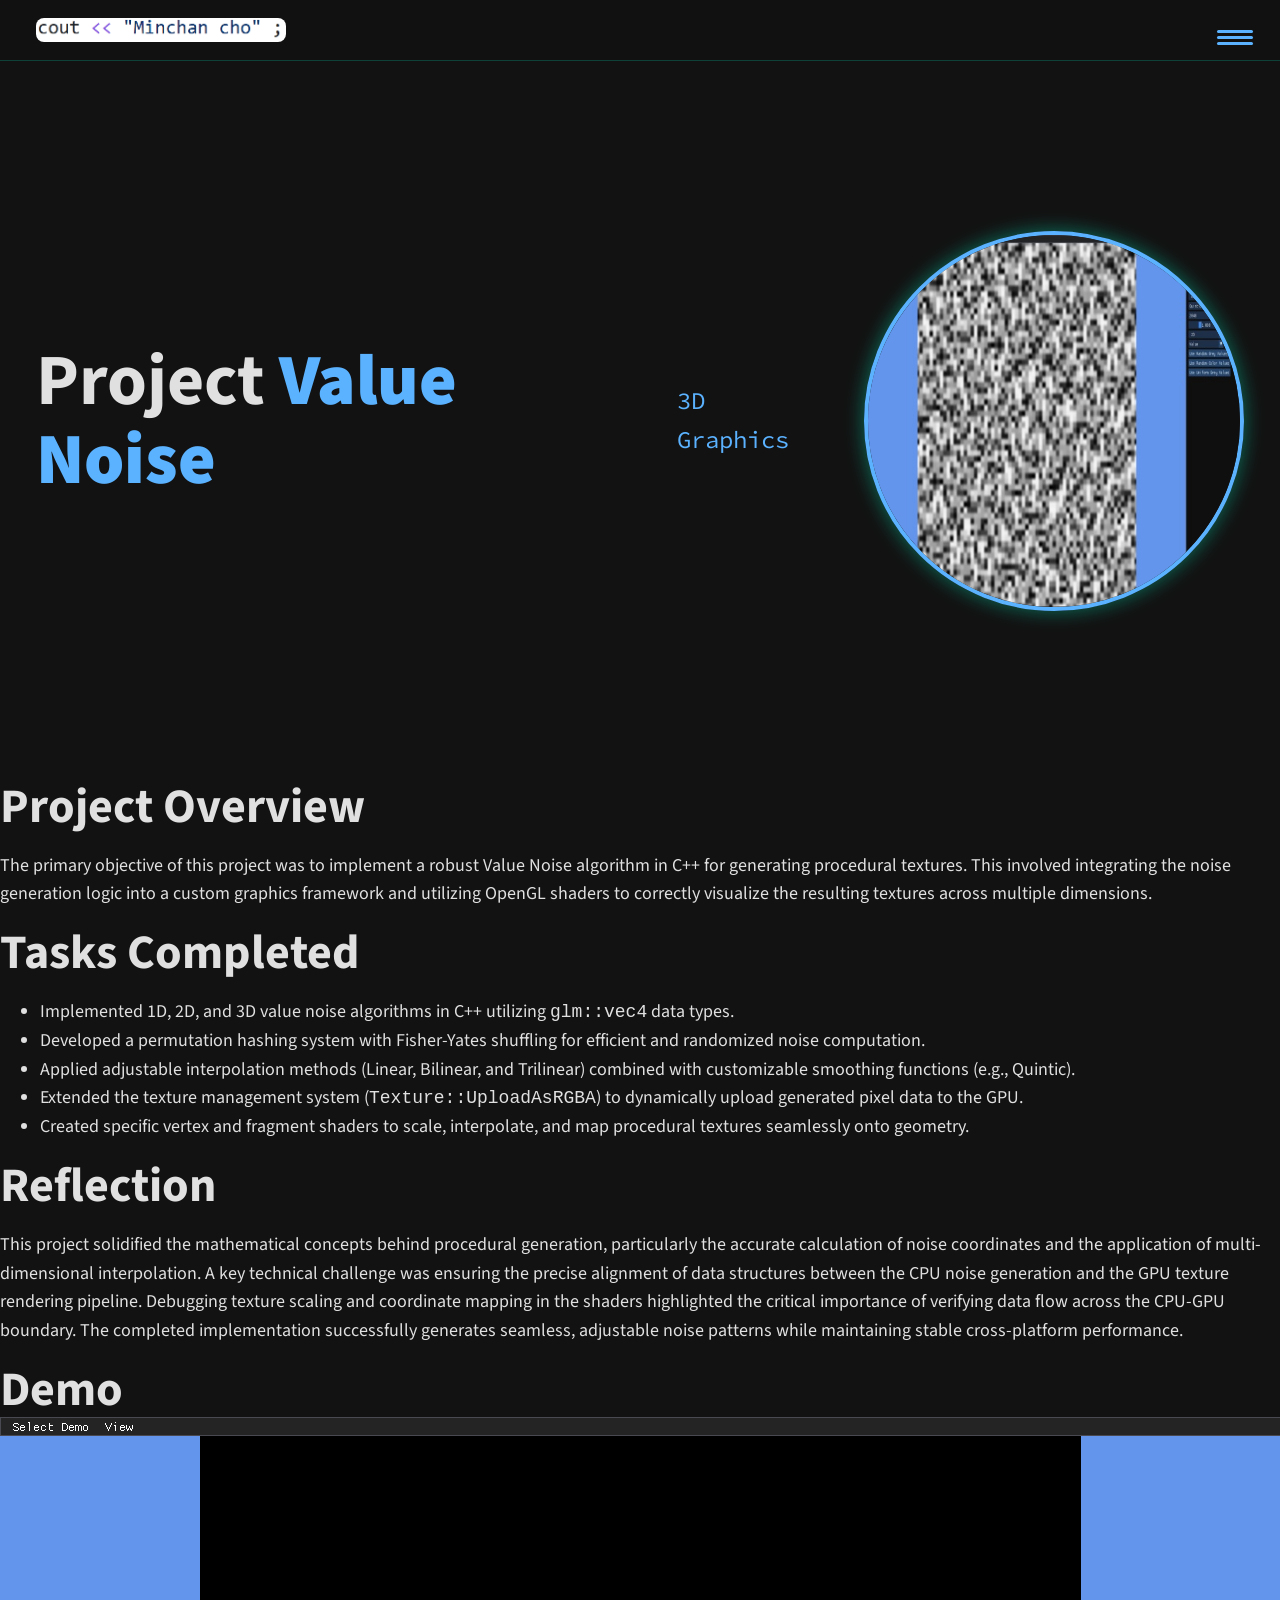
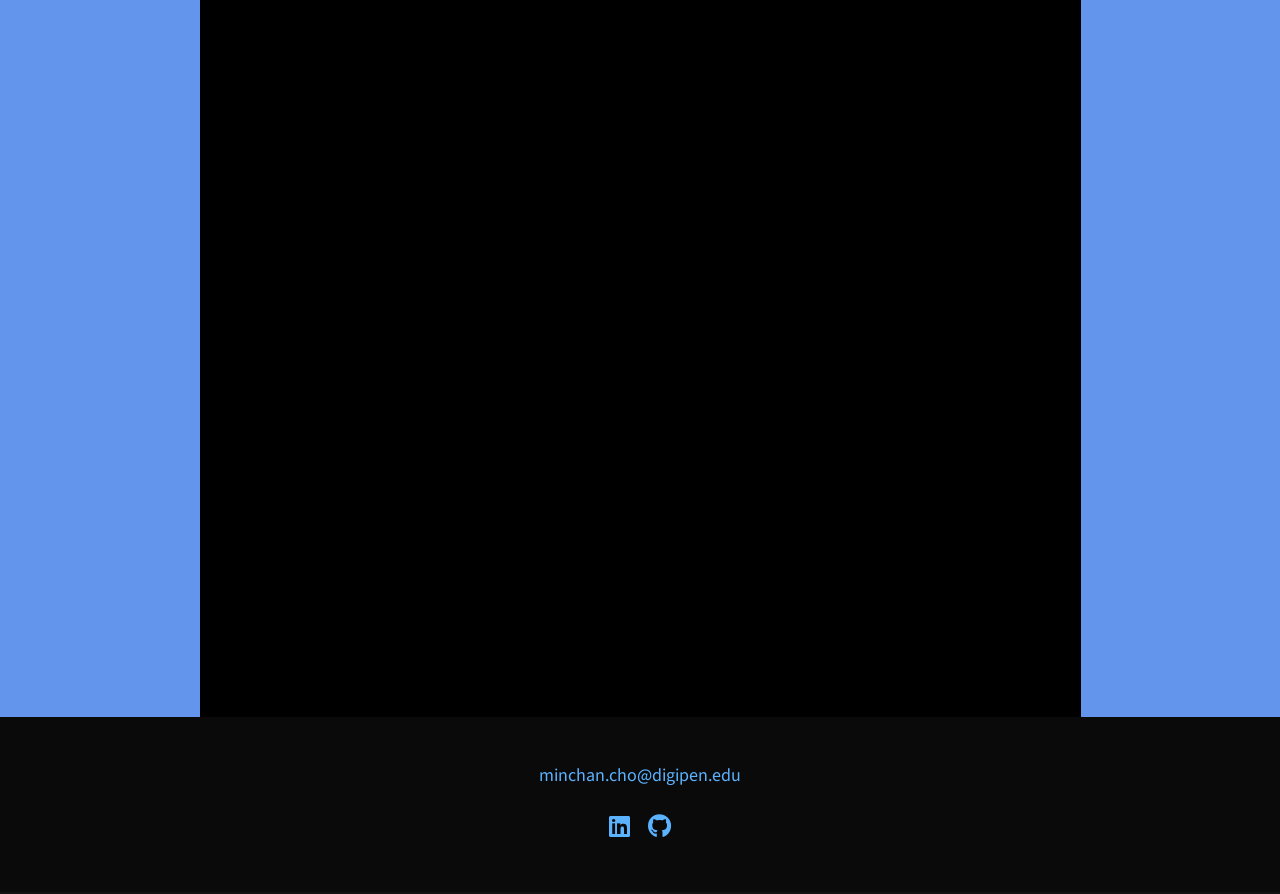
<file: portfolio/06_value.html>
<!-- https://youtu.be/_xkSvufmjEs?si=mh-MXT2ZdUasYAYn&t=3416 -->
<!-- adobe.ly/2GAgF93 -->
<!-- https://scrimba.com/build-and-deploy-your-portfolio-c012 -->
<!DOCTYPE html>
<html lang="en">

<head>
    <meta charset="UTF-8">
    <link rel="icon" type="image/svg+xml" href="../img/face.jpg">

    <!-- Help auto scale for desktop & mobile -->
    <meta name="viewport" content="width=device-width, initial-scale=1.0">
    <title>Minchan Cho Portfolio - Value Noise</title>

    <!-- Normalize the difference across browsers  https://necolas.github.io/normalize.css/ -->
    <link rel="stylesheet" href="../external/normalize.css">

    <link rel="stylesheet" href="https://cdnjs.cloudflare.com/ajax/libs/font-awesome/5.11.2/css/all.css"
        integrity="sha256-46qynGAkLSFpVbEBog43gvNhfrOj+BmwXdxFgVK/Kvc=" crossorigin="anonymous" />

    <!-- https://fonts.google.com/selection/embed -->
    <link rel="preconnect" href="https://fonts.googleapis.com">
    <link rel="preconnect" href="https://fonts.gstatic.com" crossorigin>
    <link
        href="https://fonts.googleapis.com/css2?family=Source+Code+Pro:ital,wght@0,200..900;1,200..900&family=Source+Sans+3:ital,wght@0,200..900;1,200..900&display=swap"
        rel="stylesheet">

    <link rel="stylesheet" href="../css/style.css">
</head>

<body>
    <header>
        <div class="logo">
            <!-- alt text can be blank since the logo is purely decorative and putting something like logo isn't actually helpful -->
            <img src="../img/cout.jpg" alt="">
        </div>
        <button class="nav-toggle" aria-label="toggle navigation">
            <span class="hamburger"></span>
        </button>
        <nav class="nav">
            <ul class="nav__list">
                <li class="nav__item">
                    <a href="../index.html" class="nav__link">Home</a>
                </li>
                <li class="nav__item">
                    <a href="../index.html#skills" class="nav__link">Skills</a>
                </li>
                <li class="nav__item">
                    <a href="../index.html#about" class="nav__link">About Me</a>
                </li>
                <li class="nav__item">
                    <a href="../index.html#projects" class="nav__link">Projects</a>
                </li>
                <li class="nav__item">
                    <a href="../index.html#resume" class="nav__link">Resume</a>
                </li>
            </ul>
        </nav>
    </header>

    <!-- Introduction -->
    <section class="intro">
        <h1 class="section__title section__title--intro">
            Project <strong>Value Noise</strong>
        </h1>
        <p class="section__subtitle section__subtitle--intro">3D Graphics</p>
        <img src="../img/portfolio_thumbnails/06_value.jpg" alt="a picture of this portfolio item" class="intro__img">
    </section>

    <div class="portfolio-item-individual">
        <h2>Project Overview</h2>
        <p>The primary objective of this project was to implement a robust Value Noise algorithm in C++ for generating procedural textures. This involved integrating the noise generation logic into a custom graphics framework and utilizing OpenGL shaders to correctly visualize the resulting textures across multiple dimensions.</p>

        <h2>Tasks Completed</h2>
        <ul>
            <li>Implemented 1D, 2D, and 3D value noise algorithms in C++ utilizing <code> glm::vec4</code> data types.</li>
            <li>Developed a permutation hashing system with Fisher-Yates shuffling for efficient and randomized noise computation.</li>
            <li>Applied adjustable interpolation methods (Linear, Bilinear, and Trilinear) combined with customizable smoothing functions (e.g., Quintic).</li>
            <li>Extended the texture management system (<code>Texture::UploadAsRGBA</code>) to dynamically upload generated pixel data to the GPU.</li>
            <li>Created specific vertex and fragment shaders to scale, interpolate, and map procedural textures seamlessly onto geometry.</li>
        </ul>

        <h2>Reflection</h2>
        <p>This project solidified the mathematical concepts behind procedural generation, particularly the accurate calculation of noise coordinates and the application of multi-dimensional interpolation. A key technical challenge was ensuring the precise alignment of data structures between the CPU noise generation and the GPU texture rendering pipeline. Debugging texture scaling and coordinate mapping in the shaders highlighted the critical importance of verifying data flow across the CPU-GPU boundary. The completed implementation successfully generates seamless, adjustable noise patterns while maintaining stable cross-platform performance.</p>
    </div>

    <div class="portfolio-item-individual">
        <h2>Demo</h2>
        <iframe id="demo" src="../webgl/D06ValueNoise/graphics_fun.html?start=value"  style="width: 1500px; height: 900px; border: none; display: block; margin: 0 auto;"></iframe>
    </div>

    <!-- Footer -->
    <footer class="footer">
        <a href="mailto:minchan.cho@digipen.edu" class="footer__link">minchan.cho@digipen.edu</a>
        <ul class="social-list">
            <li class="social-list__item">
                <a class="social-list__link" href="https://www.linkedin.com/in/minchan-cho-510542408/">
                    <i class="fab fa-linkedin"></i>
                </a>
            </li>
            <li class="social-list__item">
                <a class="social-list__link" href="https://github.com/Melopi">
                    <i class="fab fa-github"></i>
                </a>
            </li>
            <!-- Want to list more? search : https://fontawesome.com/v5/search?ic=brands -->
        </ul>
    </footer>

    <script src="../js/index.js"></script>

</body>

</html>
</file>
<file: css/style.css>
/* make padding within widths rather calculating with total width? */
*::before, *::after, * { box-sizing: border-box; }

/* Custom Properties */
:root {
  --ff-primary: "Source Sans 3", sans-serif;
  --ff-secondary: "Source Code Pro", monospace;
  --fw-reg: 300;
  --fw-bold: 900;
  --clr-light: #e0e0e0;
  --clr-dark: #121212;
  --clr-card: #1e1e1e;
  --clr-accent: #5bb2ff; 
  --fs-h1: 3rem;
  --fs-h2: 2.25rem;
  --fs-h3: 1.25rem;
  --fs-body: 1rem;
  --bs: 0 10px 30px rgba(0,0,0,0.5);
}

/* With wider screens use differnt/bigger numbers */
@media (min-width: 800px) {
  :root { --fs-h1: 4.5rem; --fs-h2: 3rem; --fs-h3: 1.5rem; --fs-body: 1.125rem; }
}

/* General Styles */
html { scroll-behavior: smooth; }

body {
  background: var(--clr-dark);
  color: var(--clr-light);
  margin: 0;
  font-family: var(--ff-primary);
  font-size: var(--fs-body);
  line-height: 1.6;
}

section { padding: 5em 2em; }
img { display: block; max-width: 100%; }
strong { font-weight: var(--fw-bold); color: var(--clr-accent); }

.btn {
  display: inline-block;
  padding: 0.8em 2.5em;
  background: transparent;
  color: var(--clr-accent);
  border: 2px solid var(--clr-accent);
  border-radius: 4px;
  text-decoration: none;
  text-transform: uppercase;
  letter-spacing: 2px;
  font-weight: var(--fw-bold);
  transition: all 300ms ease-in-out;
}

.btn:hover {
  background: var(--clr-accent);
  color: var(--clr-dark);
  box-shadow: 0 0 15px var(--clr-accent);
  transform: translateY(-3px);
}

/* Typography */
h1, h2, h3 { line-height: 1.1; margin: 0; }
h1 { font-size: var(--fs-h1); }
h2 { font-size: var(--fs-h2); }
h3 { font-size: var(--fs-h3); margin-bottom: 0.5em; color: var(--clr-light); }

/* header */
header {
  display: flex;
  justify-content: space-between;
  align-items: center;
  padding: 1em 2em;
  background: rgba(18, 18, 18, 0.95);
  backdrop-filter: blur(10px);
  position: sticky;
  top: 0;
  z-index: 1000;
  border-bottom: 1px solid rgba(0, 255, 204, 0.2);
}

.logo { display: flex; align-items: center; min-width: 250px; }
.logo img { 
  width: 250px !important; 
  min-width: 250px !important; 
  max-width: none !important; 
  height: auto !important;
  border-radius: 8px; 
}

.nav {
  position: fixed;
  background-color: #050505 !important; 
  top: 0; bottom: 0; left: 0; right: 0;
  width: 100vw !important; 
  height: 100vh !important; 
  z-index: 100000 !important; 
  transform: translateX(100%);
  transition: transform 250ms cubic-bezier(0.5, 0, 0.5, 1);
}

.nav__list {
  list-style: none; display: flex; height: 100%; flex-direction: column;
  justify-content: space-evenly; align-items: center; margin: 0; padding: 0;
}

.nav__link {
  color: var(--clr-light); font-weight: var(--fw-bold); font-size: var(--fs-h2); text-decoration: none;
  transition: color 200ms;
}

.nav__link:hover { color: var(--clr-accent); }

.nav-toggle {
  padding: 0.5em; background: transparent; border: 0; cursor: pointer; 
  position: absolute; right: 1em; top: 1.5em; 
  z-index: 100001 !important; 
}

.nav-open .nav { transform: translateX(0); }
.hamburger, .hamburger::before, .hamburger::after {
  background: var(--clr-accent); width: 2em; height: 3px; border-radius: 1em; transition: transform 250ms ease;
}
.hamburger { display: block; position: relative; }
.hamburger::before, .hamburger::after { content: ""; position: absolute; left: 0; right: 0; }
.hamburger::before { top: 6px; } .hamburger::after { bottom: 6px; }
.nav-open .hamburger { transform: rotate(0.625turn); }
.nav-open .hamburger::before { transform: rotate(90deg) translateX(-6px); }
.nav-open .hamburger::after { opacity: 0; }

/* Intro Section */
.intro {
  display: flex;
  flex-direction: column-reverse;
  align-items: center;
  justify-content: center;
  text-align: center;
  min-height: 80vh;
  gap: 2em;
}

.intro__img {
  width: 280px;
  height: 280px;
  object-fit: cover;
  border-radius: 50%;
  border: 4px solid var(--clr-accent);
  box-shadow: 0 0 20px rgba(0, 255, 204, 0.4);
}

.section__subtitle--intro {
  font-family: var(--ff-secondary);
  color: var(--clr-accent);
  font-size: var(--fs-h3);
  margin-top: 1em;
}

.typing-title {
  display: inline-block;
  overflow: hidden;
  white-space: nowrap;
  border-right: 0.15em solid var(--clr-accent);
  max-width: 0;
  animation: typing 2.5s steps(25, end) forwards, blink-caret 0.75s step-end infinite;
}

@keyframes typing { 
  from { max-width: 0; } 
  to { max-width: 25ch; }
}
@keyframes blink-caret { 
  from, to { border-color: transparent } 
  50% { border-color: var(--clr-accent); } 
}

/* my services section */
.my-services { text-align: center; }
.section__title--services { color: var(--clr-accent); margin-bottom: 2em; }

.services {
  display: grid;
  grid-template-columns: repeat(auto-fit, minmax(300px, 1fr));
  gap: 2em;
  max-width: 1200px;
  margin: 0 auto 3em;
}

.card {
  background: var(--clr-card);
  padding: 2em;
  border-radius: 10px;
  border: 1px solid rgba(255, 255, 255, 0.05);
  box-shadow: var(--bs);
  transition: transform 300ms ease, border-color 300ms ease;
  text-align: left;
}

.card:hover {
  transform: translateY(-10px);
  border-color: var(--clr-accent);
}

/* About Me */
.about-me { max-width: 1000px; margin: 0 auto; display: flex; flex-direction: column-reverse; align-items: center; text-align: left; gap: 2em; }
.about-me__img { border-radius: 10px; box-shadow: var(--bs); max-width: 300px; border: 2px solid var(--clr-accent); }
.section__title--about { color: var(--clr-accent); margin-bottom: 0.5em; }
.section__subtitle--about { font-family: var(--ff-secondary); color: var(--clr-light); margin-bottom: 1.5em; }

@media (min-width: 800px) {
  .intro { flex-direction: row; text-align: left; justify-content: space-evenly; }
  .intro__img { width: 380px; height: 380px; }
  .typing-title { margin: 0; }
  .about-me { flex-direction: row; align-items: flex-start; justify-content: space-between; }
}

/* Portfolio / My projects */
.my-projects { background-color: var(--clr-card); text-align: center; }
.section__subtitle--projects { color: var(--clr-accent); margin-bottom: 2em; font-family: var(--ff-secondary); }
.portfolio {
  display: grid;
  grid-template-columns: repeat(auto-fit, minmax(300px, 1fr));
  gap: 1.5em;
  max-width: 1200px;
  margin: 0 auto;
}
.portfolio__item {
  border-radius: 10px;
  overflow: hidden;
  position: relative;
  box-shadow: var(--bs);
}
.portfolio__img {
  transition: transform 500ms ease, opacity 250ms linear;
  width: 100%;
  height: 100%;
  object-fit: cover;
}
.portfolio__item:hover .portfolio__img {
  transform: scale(1.1);
  opacity: 0.5;
}

/*--------------------------------------------------------------
# Resume Section
--------------------------------------------------------------*/
.my-resume { display: flex; flex-direction: column; align-items: center; }
.section__title--resume { color: var(--clr-accent); margin-bottom: 1em; }
.resume-section { max-width: 800px; width: 100%; margin-top: 3em; }
.resume-item {
  padding: 0 0 30px 30px;
  border-left: 2px solid var(--clr-accent);
  position: relative;
  text-align: left;
}
.resume-item::before {
  content: ""; position: absolute; width: 16px; height: 16px; border-radius: 50%;
  left: -9px; top: 0; background: var(--clr-dark); border: 2px solid var(--clr-accent);
}

/* Footer */
.footer {
  background: #0a0a0a; color: var(--clr-accent); text-align: center; padding: 2.5em 0;
}
.footer a { color: inherit; text-decoration: none; }
.footer__link:hover { color: var(--clr-light); }
.social-list { list-style: none; display: flex; justify-content: center; margin: 1em 0 0; padding: 0; gap: 1em; }
.social-list__link { font-size: 1.5rem; transition: color 200ms; }
.social-list__link:hover { color: var(--clr-light); }

.reveal {
  opacity: 0;
  transform: translateY(60px);
  transition: opacity 0.8s ease-out, transform 0.8s ease-out;
}

.reveal.active {
  opacity: 1;
  transform: translateY(0);
}
</file>
